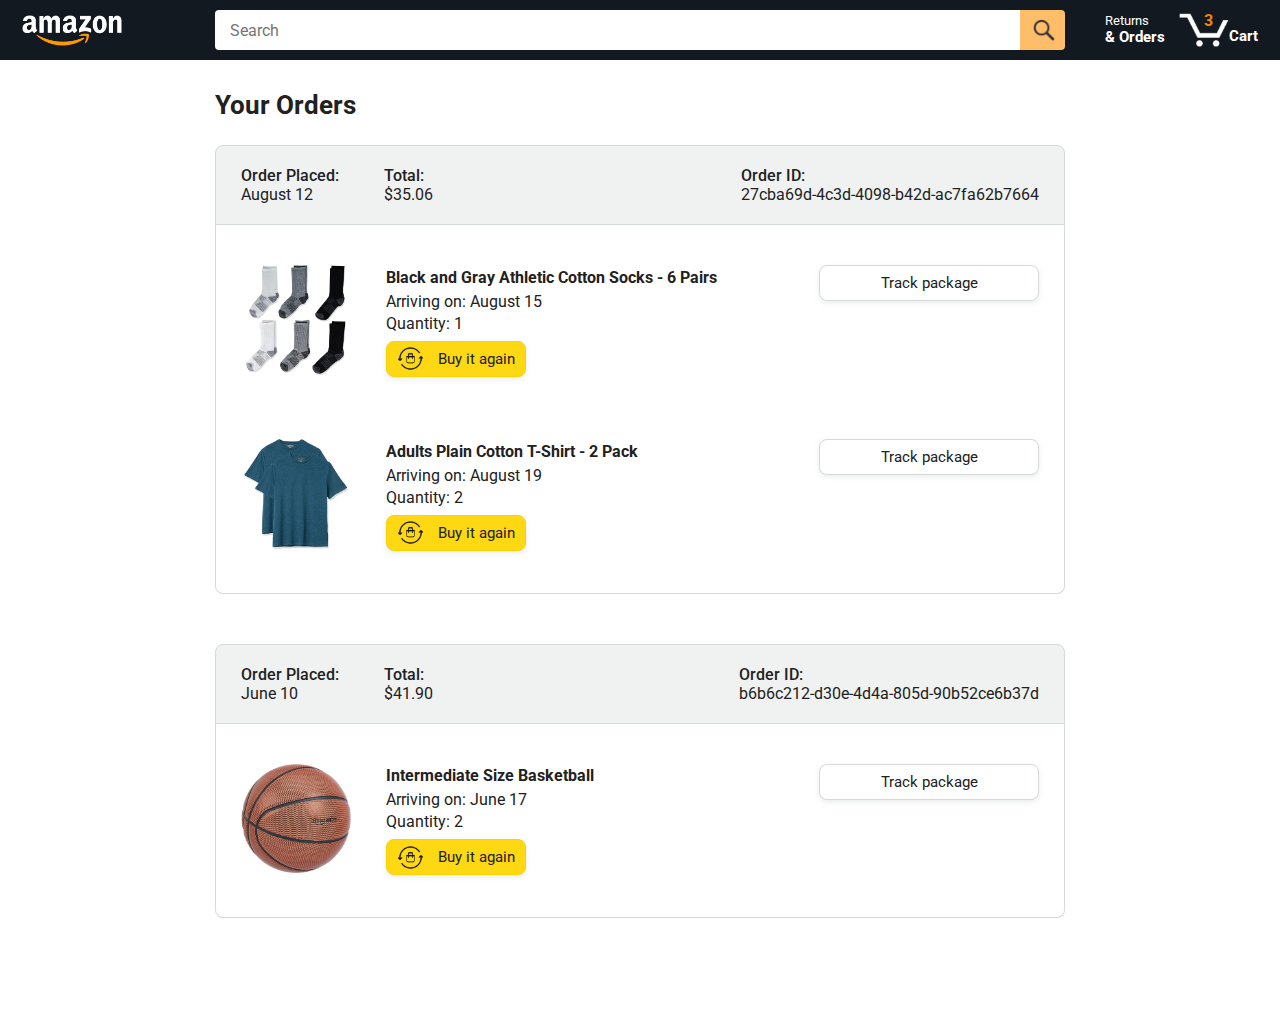
<file: orders.html>
<!DOCTYPE html>
<html>
  <head>
    <title>Orders</title>

    <!-- This code is needed for responsive design to work.
      (Responsive design = make the website look good on
      smaller screen sizes like a phone or a tablet). -->
    <meta name="viewport" content="width=device-width, initial-scale=1">

    <!-- Load a font called Roboto from Google Fonts. -->
    <link rel="preconnect" href="https://fonts.googleapis.com">
    <link rel="preconnect" href="https://fonts.gstatic.com" crossorigin>
    <link href="https://fonts.googleapis.com/css2?family=Roboto:wght@400;500;700&display=swap" rel="stylesheet">

    <!-- Here are the CSS files for this page. -->
    <link rel="stylesheet" href="styles/shared/general.css">
    <link rel="stylesheet" href="styles/shared/amazon-header.css">
    <link rel="stylesheet" href="styles/pages/orders.css">
  </head>
  <body>
    <div class="amazon-header">
      <div class="amazon-header-left-section">
        <a href="index.html" class="header-link">
          <img class="amazon-logo"
            src="images/amazon-logo-white.png">
          <img class="amazon-mobile-logo"
            src="images/amazon-mobile-logo-white.png">
        </a>
      </div>

      <div class="amazon-header-middle-section">
        <input class="search-bar" type="text" placeholder="Search">

        <button class="search-button">
          <img class="search-icon" src="images/icons/search-icon.png">
        </button>
      </div>

      <div class="amazon-header-right-section">
        <a class="orders-link header-link" href="orders.html">
          <span class="returns-text">Returns</span>
          <span class="orders-text">& Orders</span>
        </a>

        <a class="cart-link header-link" href="checkout.html">
          <img class="cart-icon" src="images/icons/cart-icon.png">
          <div class="cart-quantity">3</div>
          <div class="cart-text">Cart</div>
        </a>
      </div>
    </div>

    <div class="main">
      <div class="page-title">Your Orders</div>

      <div class="orders-grid">
        <div class="order-container">
          
          <div class="order-header">
            <div class="order-header-left-section">
              <div class="order-date">
                <div class="order-header-label">Order Placed:</div>
                <div>August 12</div>
              </div>
              <div class="order-total">
                <div class="order-header-label">Total:</div>
                <div>$35.06</div>
              </div>
            </div>

            <div class="order-header-right-section">
              <div class="order-header-label">Order ID:</div>
              <div>27cba69d-4c3d-4098-b42d-ac7fa62b7664</div>
            </div>
          </div>

          <div class="order-details-grid">
            <div class="product-image-container">
              <img src="images/products/athletic-cotton-socks-6-pairs.jpg">
            </div>

            <div class="product-details">
              <div class="product-name">
                Black and Gray Athletic Cotton Socks - 6 Pairs
              </div>
              <div class="product-delivery-date">
                Arriving on: August 15
              </div>
              <div class="product-quantity">
                Quantity: 1
              </div>
              <button class="buy-again-button button-primary">
                <img class="buy-again-icon" src="images/icons/buy-again.png">
                <span class="buy-again-message">Buy it again</span>
              </button>
            </div>

            <div class="product-actions">
              <a href="tracking.html">
                <button class="track-package-button button-secondary">
                  Track package
                </button>
              </a>
            </div>

            <div class="product-image-container">
              <img src="images/products/adults-plain-cotton-tshirt-2-pack-teal.jpg">
            </div>

            <div class="product-details">
              <div class="product-name">
                Adults Plain Cotton T-Shirt - 2 Pack
              </div>
              <div class="product-delivery-date">
                Arriving on: August 19
              </div>
              <div class="product-quantity">
                Quantity: 2
              </div>
              <button class="buy-again-button button-primary">
                <img class="buy-again-icon" src="images/icons/buy-again.png">
                <span class="buy-again-message">Buy it again</span>
              </button>
            </div>

            <div class="product-actions">
              <a href="tracking.html">
                <button class="track-package-button button-secondary">
                  Track package
                </button>
              </a>
            </div>
          </div>
        </div>

        <div class="order-container">

          <div class="order-header">
            <div class="order-header-left-section">
              <div class="order-date">
                <div class="order-header-label">Order Placed:</div>
                <div>June 10</div>
              </div>
              <div class="order-total">
                <div class="order-header-label">Total:</div>
                <div>$41.90</div>
              </div>
            </div>

            <div class="order-header-right-section">
              <div class="order-header-label">Order ID:</div>
              <div>b6b6c212-d30e-4d4a-805d-90b52ce6b37d</div>
            </div>
          </div>

          <div class="order-details-grid">
            <div class="product-image-container">
              <img src="images/products/intermediate-composite-basketball.jpg">
            </div>

            <div class="product-details">
              <div class="product-name">
                Intermediate Size Basketball
              </div>
              <div class="product-delivery-date">
                Arriving on: June 17
              </div>
              <div class="product-quantity">
                Quantity: 2
              </div>
              <button class="buy-again-button button-primary">
                <img class="buy-again-icon" src="images/icons/buy-again.png">
                <span class="buy-again-message">Buy it again</span>
              </button>
            </div>

            <div class="product-actions">
              <a href="tracking.html">
                <button class="track-package-button button-secondary">
                  Track package
                </button>
              </a>
            </div>
          </div>
        </div>
      </div>
    </div>
  </body>
</html>
</file>
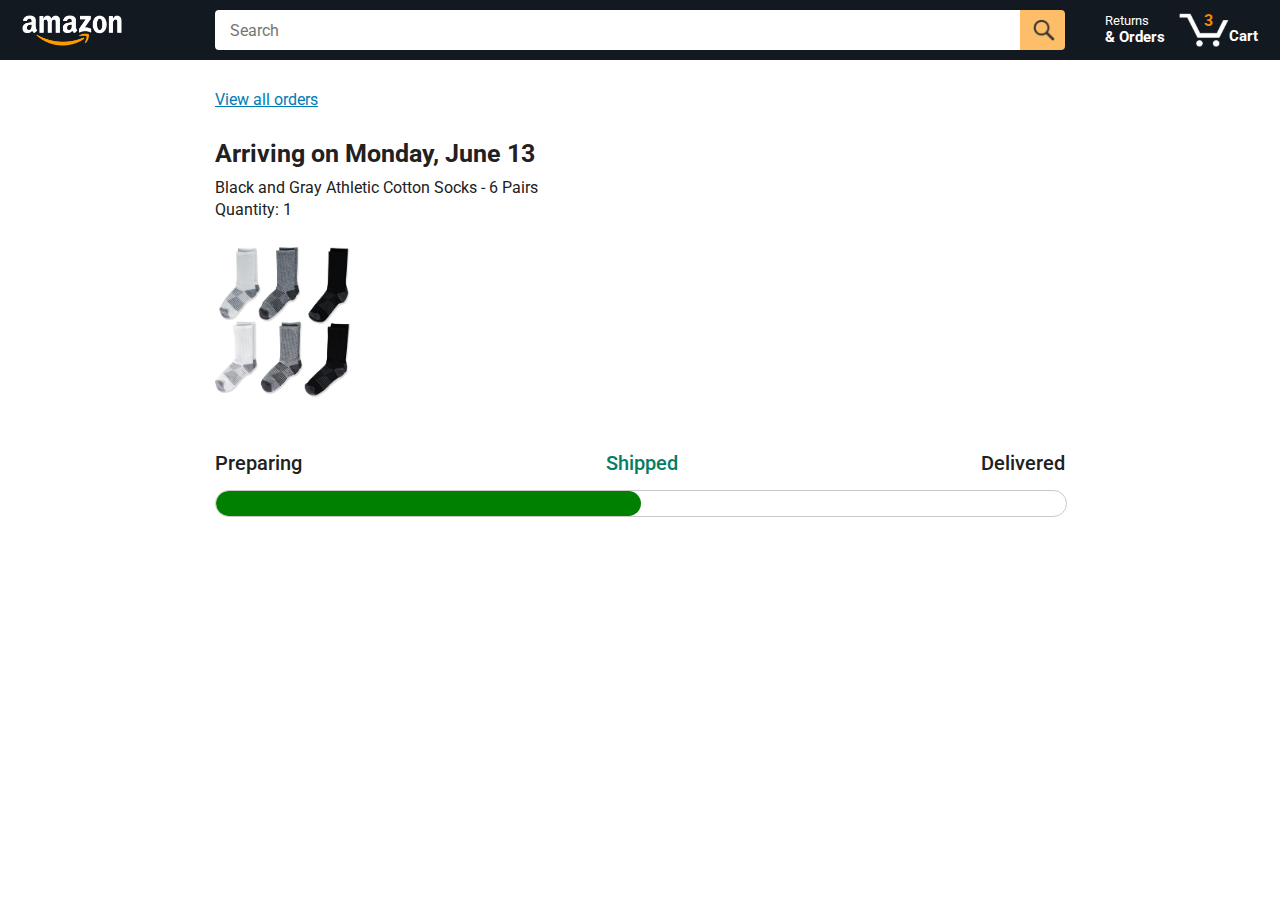
<file: tracking.html>
<!DOCTYPE html>
<html>
  <head>
    <title>Tracking</title>

    <!-- This code is needed for responsive design to work.
      (Responsive design = make the website look good on
      smaller screen sizes like a phone or a tablet). -->
    <meta name="viewport" content="width=device-width, initial-scale=1">

    <!-- Load a font called Roboto from Google Fonts. -->
    <link rel="preconnect" href="https://fonts.googleapis.com">
    <link rel="preconnect" href="https://fonts.gstatic.com" crossorigin>
    <link href="https://fonts.googleapis.com/css2?family=Roboto:wght@400;500;700&display=swap" rel="stylesheet">

    <!-- Here are the CSS files for this page. -->
    <link rel="stylesheet" href="styles/shared/general.css">
    <link rel="stylesheet" href="styles/shared/amazon-header.css">
    <link rel="stylesheet" href="styles/pages/tracking.css">
  </head>
  <body>
    <div class="amazon-header">
      <div class="amazon-header-left-section">
        <a href="amazon.html" class="header-link">
          <img class="amazon-logo"
            src="images/amazon-logo-white.png">
          <img class="amazon-mobile-logo"
            src="images/amazon-mobile-logo-white.png">
        </a>
      </div>

      <div class="amazon-header-middle-section">
        <input class="search-bar" type="text" placeholder="Search">

        <button class="search-button">
          <img class="search-icon" src="images/icons/search-icon.png">
        </button>
      </div>

      <div class="amazon-header-right-section">
        <a class="orders-link header-link" href="orders.html">
          <span class="returns-text">Returns</span>
          <span class="orders-text">& Orders</span>
        </a>

        <a class="cart-link header-link" href="checkout.html">
          <img class="cart-icon" src="images/icons/cart-icon.png">
          <div class="cart-quantity">3</div>
          <div class="cart-text">Cart</div>
        </a>
      </div>
    </div>

    <div class="main">
      <div class="order-tracking">
        <a class="back-to-orders-link link-primary" href="orders.html">
          View all orders
        </a>

        <div class="delivery-date">
          Arriving on Monday, June 13
        </div>

        <div class="product-info">
          Black and Gray Athletic Cotton Socks - 6 Pairs
        </div>

        <div class="product-info">
          Quantity: 1
        </div>

        <img class="product-image" src="images/products/athletic-cotton-socks-6-pairs.jpg">

        <div class="progress-labels-container">
          <div class="progress-label">
            Preparing
          </div>
          <div class="progress-label current-status">
            Shipped
          </div>
          <div class="progress-label">
            Delivered
          </div>
        </div>

        <div class="progress-bar-container">
          <div class="progress-bar"></div>
        </div>
      </div>
    </div>
  </body>
</html>
</file>
<file: styles/shared/general.css>
body {
  font-family: Roboto, Arial;
  color: rgb(33, 33, 33);
  /* The <body> element has a default margin of 8px
     on all sides. This removes the default margins. */
  margin: 0;
}

/* <p> elements have a default margin on the top
   and bottom. This removes the default margins. */
p {
  margin: 0;
}

button {
  cursor: pointer;
}

select {
  cursor: pointer;
}

input, select, button {
  font-family: Roboto, Arial;
}

.button-primary {
  color: rgb(33, 33, 33);
  background-color: rgb(255, 216, 20);
  border: 1px solid rgb(252, 210, 0);
  border-radius: 8px;
  cursor: pointer;
  box-shadow: 0 2px 5px rgba(213, 217, 217, 0.5);
}

.button-primary:hover {
  background-color: rgb(247, 202, 0);
  border: 1px solid rgb(242, 194, 0);
}

.button-primary:active {
  background: rgb(255, 216, 20);
  border-color: rgb(252, 210, 0);
  box-shadow: none;
}

.button-secondary {
  color: rgb(33, 33, 33);
  background: white;
  border: 1px solid rgb(213, 217, 217);
  border-radius: 8px;
  cursor: pointer;
  box-shadow: 0 2px 5px rgba(213, 217, 217, 0.5);
}

.button-secondary:hover {
  background-color: rgb(247, 250, 250);
}

.button-secondary:active {
  background-color: rgb(237, 253, 255);
  box-shadow: none;
}

/* These styles will limit text to 2 lines. Anything
   beyond 2 lines will be replaced with "..."
   You can find this code by using an A.I. tool or by
   searching in Google.
   https://css-tricks.com/almanac/properties/l/line-clamp/ */
.limit-text-to-2-lines {
  display: -webkit-box;
  -webkit-line-clamp: 2;
  -webkit-box-orient: vertical;
  overflow: hidden;
}

.link-primary {
  color: rgb(1, 124, 182);
  cursor: pointer;
}

.link-primary:hover {
  color: rgb(196, 80, 0);
}

/* Styles for dropdown selectors. */
select {
  color: rgb(33, 33, 33);
  background-color: rgb(240, 240, 240);
  border: 1px solid rgb(213, 217, 217);
  border-radius: 8px;
  padding: 3px 5px;
  font-size: 15px;
  cursor: pointer;
  box-shadow: 0 2px 5px rgba(213, 217, 217, 0.5);
}

select:focus,
input:focus {
  outline: 2px solid rgb(255, 153, 0);
}
</file>
<file: styles/shared/amazon-header.css>
.amazon-header {
  background-color: rgb(19, 25, 33);
  color: white;
  padding-left: 15px;
  padding-right: 15px;

  display: flex;
  align-items: center;
  justify-content: space-between;

  position: fixed;
  top: 0;
  left: 0;
  right: 0;
  height: 60px;
}

.amazon-header-left-section {
  width: 180px;
}

@media (max-width: 800px) {
  .amazon-header-left-section {
    width: unset;
  }
}

.header-link {
  display: inline-block;
  padding: 6px;
  border-radius: 2px;
  cursor: pointer;
  text-decoration: none;
  border: 1px solid rgba(0, 0, 0, 0);
}

.header-link:hover {
  border: 1px solid white;
}

.amazon-logo {
  width: 100px;
  margin-top: 5px;
}

.amazon-mobile-logo {
  display: none;
}

@media (max-width: 575px) {
  .amazon-logo {
    display: none;
  }

  .amazon-header-right-section{
    display: none !important;
  }

  .amazon-mobile-logo {
    display: block;
    height: 35px;
    margin-top: 5px;
  }
  .amazon-header-toggler{
    display: block !important;
  }
}

.amazon-header-middle-section {
  flex: 1;
  max-width: 850px;
  margin-left: 10px;
  margin-right: 10px;
  display: flex;
}

.search-bar {
  flex: 1;
  width: 0;
  font-size: 16px;
  height: 38px;
  padding-left: 15px;
  border: none;
  border-top-left-radius: 4px;
  border-bottom-left-radius: 4px;
  border-top-right-radius: 0;
  border-bottom-right-radius: 0;
}

.search-button {
  background-color: rgb(254, 189, 105);
  border: none;
  width: 45px;
  height: 40px;
  border-top-right-radius: 4px;
  border-bottom-right-radius: 4px;
  flex-shrink: 0;
}

.search-icon {
  height: 22px;
  margin-left: 2px;
  margin-top: 3px;
}

.amazon-header-right-section {
  width: 180px;
  flex-shrink: 0;
  display: flex;
  justify-content: end;
}

.orders-link {
  color: white;
}

.returns-text {
  display: block;
  font-size: 13px;
}

.orders-text {
  display: block;
  font-size: 15px;
  font-weight: 700;
}

.cart-link {
  color: white;
  display: flex;
  align-items: center;
  position: relative;
}

.cart-icon {
  width: 50px;
}

.cart-text {
  margin-top: 12px;
  font-size: 15px;
  font-weight: 700;
}

.cart-quantity {
  color: rgb(240, 136, 4);
  font-size: 16px;
  font-weight: 700;

  position: absolute;
  top: 4px;
  left: 22px;
  
  width: 26px;
  text-align: center;
}

.amazon-header-toggler{
  display: none;
}
.amazon-header-toggler img{
  height: 32px;
}

.toggling-menubar-wrapper{
  display: flex;
  flex-direction: column-reverse;
  align-items: start;
  justify-content: start;
  background-color: #FEBD68;
  gap: 40px;
  width: 78%;
  padding-left: 22px;
  padding-top: 50px;
  border-radius: 4px;
}
.toggling-menubar-first{
  padding-left: 8px;
  background-color: #131921;
}
.toggling-menubar-second{
  background-color: #131921;
}

@keyframes slideInFromLeft {
  0% {
    transform: translateX(-100%);
  }
  100% {
    transform: translateX(0);
  }
}

@keyframes slideOutToLeft {
  0% {
    transform: translateX(0); 
  }
  100% {
    transform: translateX(-100%);
  }
}

.toggling-menubar-styles {
  display: none;
  justify-content: flex-start;
  position: fixed;
  background-color: #131921;
  right: 0;
  left: 0;
  height: 100vh;
  z-index: 1000;
  transform: translateX(-100%);
}

.toggling-menubar-styles.active {
  display: flex;
  animation: slideInFromLeft 0.5s forwards;
}

.toggling-menubar-styles.closing {
  animation: slideOutToLeft 0.5s forwards;
}
</file>
<file: styles/pages/orders.css>
.main {
  max-width: 850px;
  margin-top: 90px;
  margin-bottom: 100px;
  padding-left: 20px;
  padding-right: 20px;

  /* margin-left: auto;
     margin-right auto;
     Is a trick for centering an element horizontally
     without needing a container. */
  margin-left: auto;
  margin-right: auto;
}

.page-title {
  font-weight: 700;
  font-size: 26px;
  margin-bottom: 25px;
}

.orders-grid {
  display: grid;
  grid-template-columns: 1fr;
  row-gap: 50px;
}

.order-header {
  background-color: rgb(240, 242, 242);
  border: 1px solid rgb(213, 217, 217);

  display: flex;
  align-items: center;
  justify-content: space-between;

  padding: 20px 25px;
  border-top-left-radius: 8px;
  border-top-right-radius: 8px;
}

.order-header-left-section {
  display: flex;
  flex-shrink: 0;
}

.order-header-label {
  font-weight: 500;
}

.order-date,
.order-total {
  margin-right: 45px;
}

.order-header-right-section {
  flex-shrink: 1;
}

@media (max-width: 575px) {
  .order-header {
    flex-direction: column;
    align-items: start;
    line-height: 23px;
    padding: 15px;
  }

  .order-header-left-section {
    flex-direction: column;
  }

  .order-header-label {
    margin-right: 5px;
  }

  .order-date,
  .order-total {
    display: grid;
    grid-template-columns: auto 1fr;
    margin-right: 0;
  }

  .order-header-right-section {
    display: grid;
    grid-template-columns: auto 1fr;
  }
}

.order-details-grid {
  padding: 40px 25px;
  border: 1px solid rgb(213, 217, 217);
  border-top: none;
  border-bottom-left-radius: 8px;
  border-bottom-right-radius: 8px;

  display: grid;
  grid-template-columns: 110px 1fr 220px;
  column-gap: 35px;
  row-gap: 60px;
  align-items: center;
}

@media (max-width: 800px) {
  .order-details-grid {
    grid-template-columns: 110px 1fr;
    row-gap: 0;
    padding-bottom: 8px;
  }
}

@media (max-width: 450px) {
  .order-details-grid {
    grid-template-columns: 1fr;
  }
}

.product-image-container {
  text-align: center;
}

.product-image-container img {
  max-width: 110px;
  max-height: 110px;
}

.product-name {
  font-weight: 700;
  margin-bottom: 5px;
}

.product-delivery-date {
  margin-bottom: 3px;
}

.product-quantity {
  margin-bottom: 8px;
}

.buy-again-button {
  font-size: 15px;
  width: 140px;
  height: 36px;
  border-radius: 8px;

  display: flex;
  align-items: center;
  justify-content: center;
}

.buy-again-icon {
  width: 25px;
  margin-right: 15px;
}

.product-actions {
  align-self: start;
}

.track-package-button {
  width: 100%;
  font-size: 15px;
  padding: 8px;
}

@media (max-width: 800px) {
  .buy-again-button {
    margin-bottom: 10px;
  }

  .product-actions {
    /* grid-column: 2 means this element will be placed
       in column 2 in the grid. (Normally, the column that
       an element is placed in is determined by the order
       of the elements in the HTML. grid-column overrides
       this default ordering). */
    grid-column: 2;
    margin-bottom: 30px;
  }

  .track-package-button {
    width: 140px;
  }
}

@media (max-width: 450px) {
  .product-image-container {
    text-align: center;
    margin-bottom: 25px;
  }

  .product-image-container img {
    max-width: 150px;
    max-height: 150px;
  }

  .product-name {
    margin-bottom: 10px;
  }

  .product-quantity {
    margin-bottom: 15px;
  }

  .buy-again-button {
    width: 100%;
    margin-bottom: 15px;
  }

  .product-actions {
    /* grid-column: auto; undos grid-column: 2; from above.
       This element will now be placed in its normal column
       in the grid. */
    grid-column: auto;
    margin-bottom: 70px;
  }

  .track-package-button {
    width: 100%;
    padding: 12px;
  }
}
</file>
<file: styles/pages/tracking.css>
.main {
  max-width: 850px;
  margin-top: 90px;
  margin-bottom: 100px;
  padding-left: 30px;
  padding-right: 30px;

  /* margin-left: auto;
     margin-right auto;
     Is a trick for centering an element horizontally
     without needing a container. */
  margin-left: auto;
  margin-right: auto;
}

.back-to-orders-link {
  display: inline-block;
  margin-bottom: 30px;
}

.delivery-date {
  font-size: 25px;
  font-weight: 700;
  margin-bottom: 10px;
}

.product-info {
  margin-bottom: 3px;
}

.product-image {
  max-width: 150px;
  max-height: 150px;
  margin-top: 25px;
  margin-bottom: 50px;
}

.progress-labels-container {
  display: flex;
  justify-content: space-between;
  font-size: 20px;
  font-weight: 500;
  margin-bottom: 15px;
}

.current-status {
  color: rgb(6, 125, 98);
}

@media (max-width: 575px) {
  .progress-labels-container {
    font-size: 16px;
  }
}

@media (max-width: 450px) {
  .progress-labels-container {
    flex-direction: column;
    margin-bottom: 5px;
  }

  .progress-label {
    margin-bottom: 3px;
  }
}

.progress-bar-container {
  height: 25px;
  width: 100%;

  border: 1px solid rgb(200, 200, 200);
  border-radius: 50px;
  overflow: hidden;
}

.progress-bar {
  height: 100%;
  background-color: green;
  border-radius: 50px;
  width: 50%;
}
</file>
